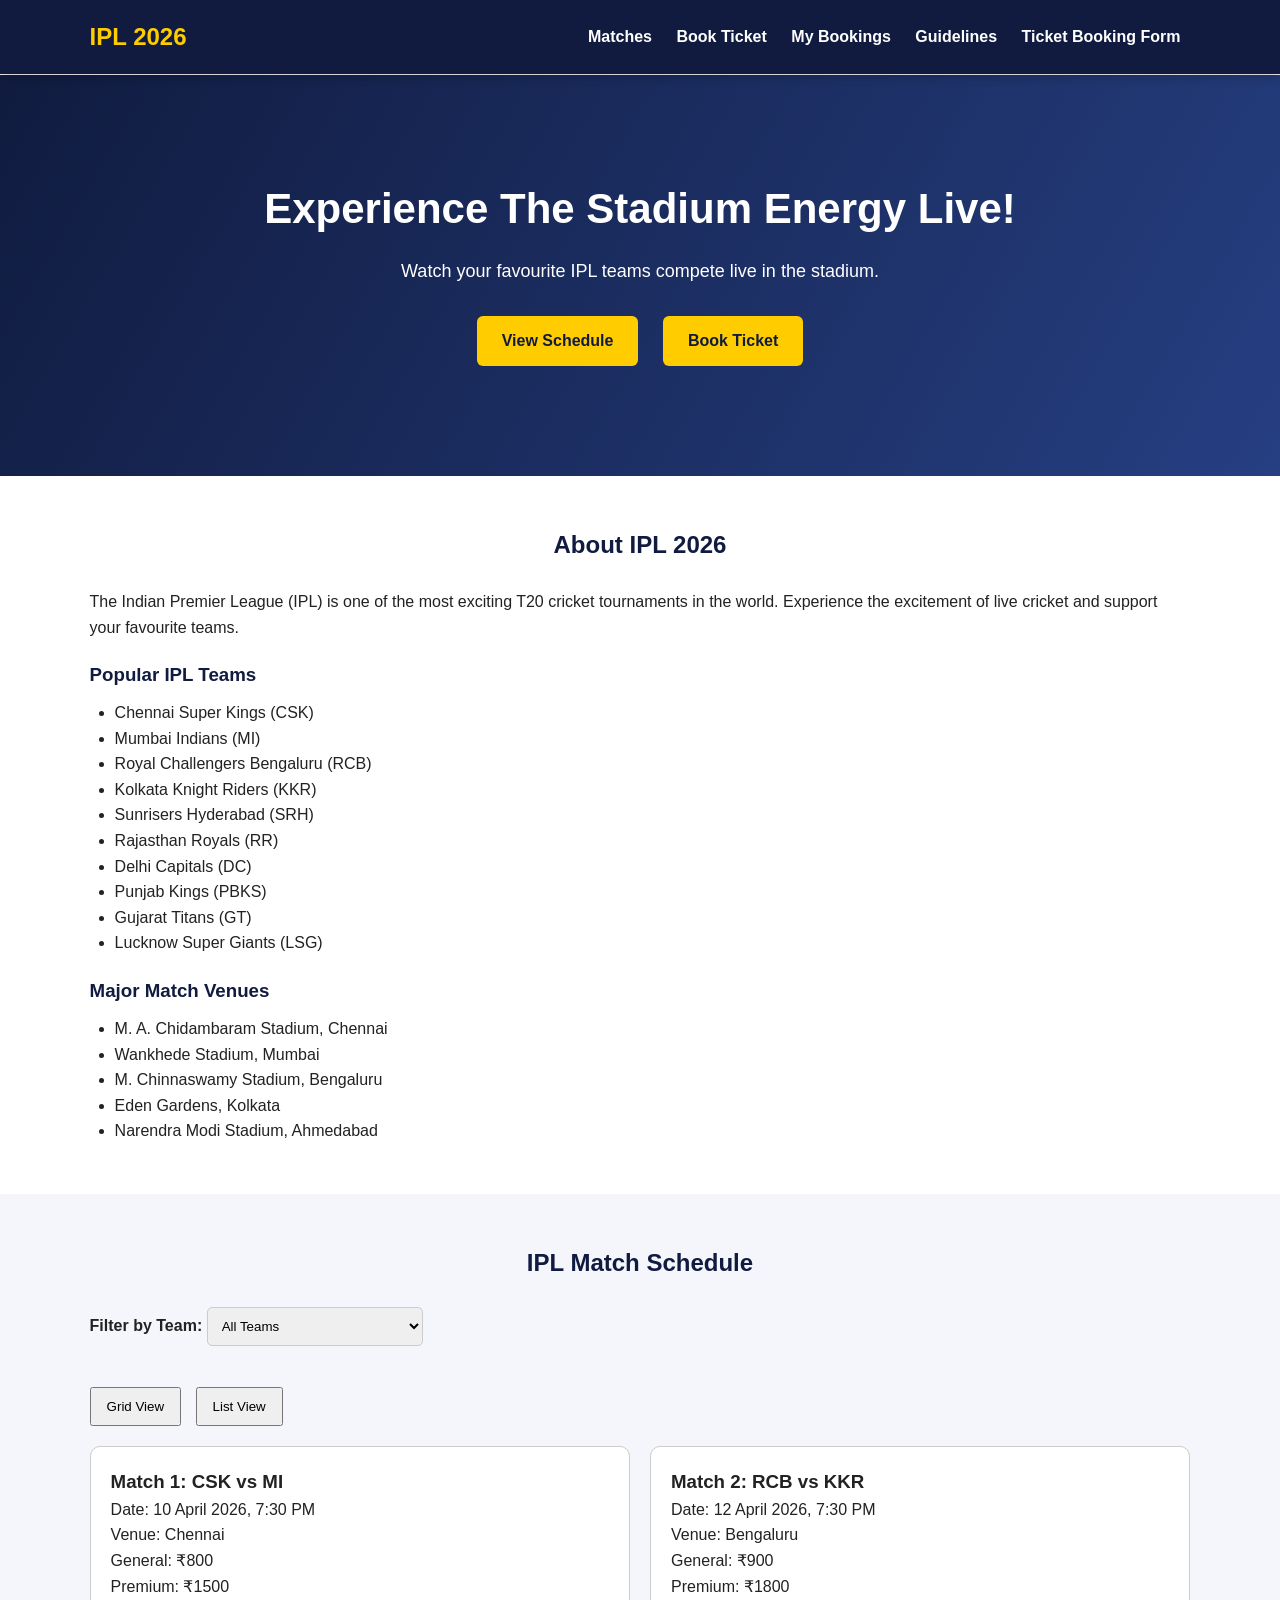
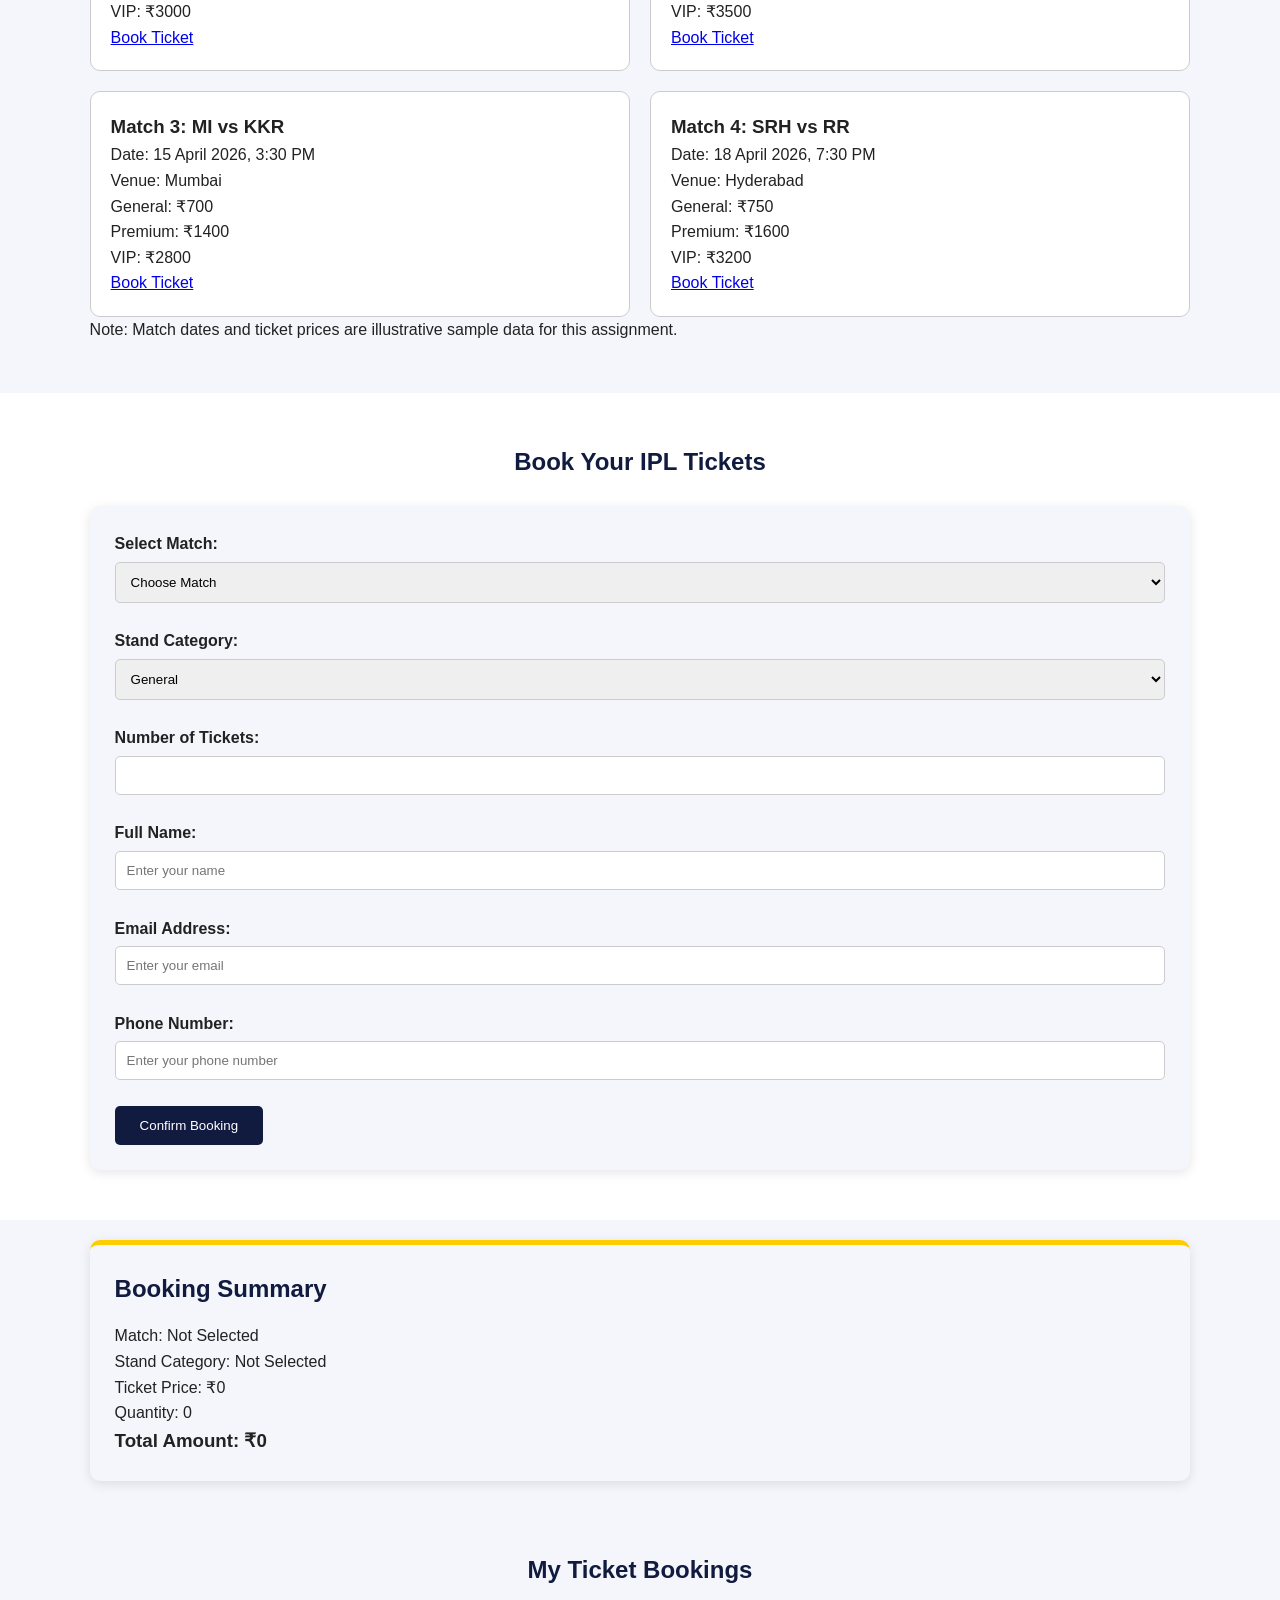
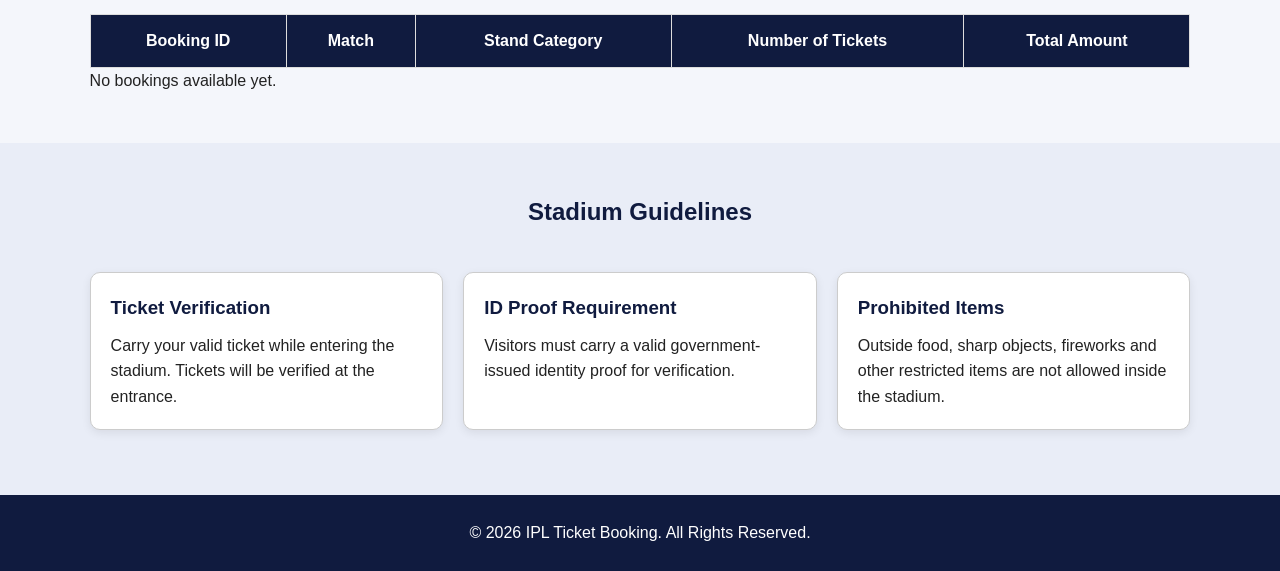
<file: index.html>
<!DOCTYPE html>
<html lang="en">

<head>
    <meta charset="UTF-8">
    <meta name="viewport" content="width=device-width, initial-scale=1.0">
    <title>The Indian Premier League 2026 Ticket Booking</title>
    <link rel="stylesheet" href="styles.css">
</head>

<body>

    <!-- HEADER AND NAVIGATION BAR -->

    <header>

    <h2>IPL 2026</h2>

    <button id="menuButton" class="menu-button">☰</button>

    <nav id="navbar">

        <a href="#matches">Matches</a>

        <a href="#booking">Book Ticket</a>

        <a href="#mybookings">My Bookings</a>

        <a href="#guidelines">Guidelines</a>

        <a href="booking.html">Ticket Booking Form</a>

    </nav>

</header>


    <section id="home">

        <h1>Experience The Stadium Energy Live!</h1>

        <p>Watch your favourite IPL teams compete live in the stadium.</p>

        <a href="#matches">View Schedule</a>

        <a href="#booking">Book Ticket</a>

    </section>


    <section id="about">

        <h2>About IPL 2026</h2>

        <p>
            The Indian Premier League (IPL) is one of the most
            exciting T20 cricket tournaments in the world.
            Experience the excitement of live cricket and
            support your favourite teams.
        </p>

        <h3>Popular IPL Teams</h3>

        <ul>
            <li>Chennai Super Kings (CSK)</li>
            <li>Mumbai Indians (MI)</li>
            <li>Royal Challengers Bengaluru (RCB)</li>
            <li>Kolkata Knight Riders (KKR)</li>
            <li>Sunrisers Hyderabad (SRH)</li>
            <li>Rajasthan Royals (RR)</li>
            <li>Delhi Capitals (DC)</li>
            <li>Punjab Kings (PBKS)</li>
            <li>Gujarat Titans (GT)</li>
            <li>Lucknow Super Giants (LSG)</li>
        </ul>

        <h3>Major Match Venues</h3>

        <ul>
            <li>M. A. Chidambaram Stadium, Chennai</li>
            <li>Wankhede Stadium, Mumbai</li>
            <li>M. Chinnaswamy Stadium, Bengaluru</li>
            <li>Eden Gardens, Kolkata</li>
            <li>Narendra Modi Stadium, Ahmedabad</li>
        </ul>

    </section>


    

    <section id="matches">

        <h2>IPL Match Schedule</h2>

        <label for="teamFilter">Filter by Team:</label>

        <select id="teamFilter">

            <option value="all">All Teams</option>
            <option value="CSK">Chennai Super Kings</option>
            <option value="MI">Mumbai Indians</option>
            <option value="RCB">Royal Challengers Bengaluru</option>
            <option value="KKR">Kolkata Knight Riders</option>
            <option value="SRH">Sunrisers Hyderabad</option>
            <option value="RR">Rajasthan Royals</option>
            <option value="DC">Delhi Capitals</option>
            <option value="PBKS">Punjab Kings</option>
            <option value="GT">Gujarat Titans</option>
            <option value="LSG">Lucknow Super Giants</option>

        </select>

        <br><br>

        

          
<!-- Grid and List View Buttons -->

<div class="view-buttons">

    <button id="gridView">Grid View</button>

    <button id="listView">List View</button>

</div>


<!-- Match Cards -->

<div id="matchContainer" class="match-container">

    <div class="match-card" data-teams="CSK MI">

        <h3>Match 1: CSK vs MI</h3>

        <p>Date: 10 April 2026, 7:30 PM</p>

        <p>Venue: Chennai</p>

        <p>General: ₹800</p>

        <p>Premium: ₹1500</p>

        <p>VIP: ₹3000</p>

        <a href="#booking">Book Ticket</a>

    </div>


    <div class="match-card" data-teams="RCB KKR">

        <h3>Match 2: RCB vs KKR</h3>

        <p>Date: 12 April 2026, 7:30 PM</p>

        <p>Venue: Bengaluru</p>

        <p>General: ₹900</p>

        <p>Premium: ₹1800</p>

        <p>VIP: ₹3500</p>

        <a href="#booking">Book Ticket</a>

    </div>


    <div class="match-card" data-teams="MI KKR">

        <h3>Match 3: MI vs KKR</h3>

        <p>Date: 15 April 2026, 3:30 PM</p>

        <p>Venue: Mumbai</p>

        <p>General: ₹700</p>

        <p>Premium: ₹1400</p>

        <p>VIP: ₹2800</p>

        <a href="#booking">Book Ticket</a>

    </div>


    <div class="match-card" data-teams="SRH RR">

        <h3>Match 4: SRH vs RR</h3>

        <p>Date: 18 April 2026, 7:30 PM</p>

        <p>Venue: Hyderabad</p>

        <p>General: ₹750</p>

        <p>Premium: ₹1600</p>

        <p>VIP: ₹3200</p>

        <a href="#booking">Book Ticket</a>

    </div>

</div>


        

        <p>
            Note: Match dates and ticket prices are illustrative
            sample data for this assignment.
        </p>

    </section>


    <section id="booking">

        <h2>Book Your IPL Tickets</h2>

        <form>

            <label for="match">Select Match:</label>

            <select id="match" name="match">

                <option value="">Choose Match</option>
                <option>CSK vs MI</option>
                <option>RCB vs KKR</option>
                <option>MI vs KKR</option>
                <option>SRH vs RR</option>

            </select>

            <br><br>

            <label for="stand">Stand Category:</label>

            <select id="stand" name="stand">

                <option>General</option>
                <option>Premium</option>
                <option>VIP</option>

            </select>

            <br><br>

            <label for="quantity">Number of Tickets:</label>

            <input type="number" id="quantity" name="quantity" min="1" max="10">

            <br><br>

            <label for="name">Full Name:</label>

            <input type="text" id="name" name="name" placeholder="Enter your name">

            <br><br>

            <label for="email">Email Address:</label>

            <input type="email" id="email" name="email" placeholder="Enter your email">

            <br><br>

            <label for="phone">Phone Number:</label>

            <input type="tel" id="phone" name="phone" placeholder="Enter your phone number">

            <br><br>

            <button type="submit">Confirm Booking</button>

        </form>

    </section>


    
<aside>

    <h2>Booking Summary</h2>

    <p>Match: <span id="summaryMatch">Not Selected</span></p>

    <p>Stand Category: <span id="summaryStand">Not Selected</span></p>

    <p>Ticket Price: ₹<span id="summaryPrice">0</span></p>

    <p>Quantity: <span id="summaryQuantity">0</span></p>

    <h3>Total Amount: ₹<span id="summaryTotal">0</span></h3>

</aside>




    <section id="mybookings">

        <h2>My Ticket Bookings</h2>

        <table border="1">

            <thead>

                <tr>
                    <th>Booking ID</th>
                    <th>Match</th>
                    <th>Stand Category</th>
                    <th>Number of Tickets</th>
                    <th>Total Amount</th>
                </tr>

            </thead>

            <tbody>

                <!-- Future booking records will appear here -->

            </tbody>

        </table>

        <p>No bookings available yet.</p>

    </section>


    <!-- GUIDELINES SECTION -->

    <section id="guidelines">

    <h2>Stadium Guidelines</h2>

    <div class="guidelines-container">

        <article>
            <h3>Ticket Verification</h3>

            <p>
                Carry your valid ticket while entering
                the stadium. Tickets will be verified
                at the entrance.
            </p>
        </article>

        <article>
            <h3>ID Proof Requirement</h3>

            <p>
                Visitors must carry a valid government-issued
                identity proof for verification.
            </p>
        </article>

        <article>
            <h3>Prohibited Items</h3>

            <p>
                Outside food, sharp objects, fireworks
                and other restricted items are not allowed
                inside the stadium.
            </p>
        </article>

    </div>

</section>

    <!-- FOOTER -->

        <footer>

        <p>
            &copy; 2026 IPL Ticket Booking.
            All Rights Reserved.
        </p>

    </footer>

    <!-- JavaScript File -->
    <script src="app.js"></script>

</body>

</html>

</html>
</file>
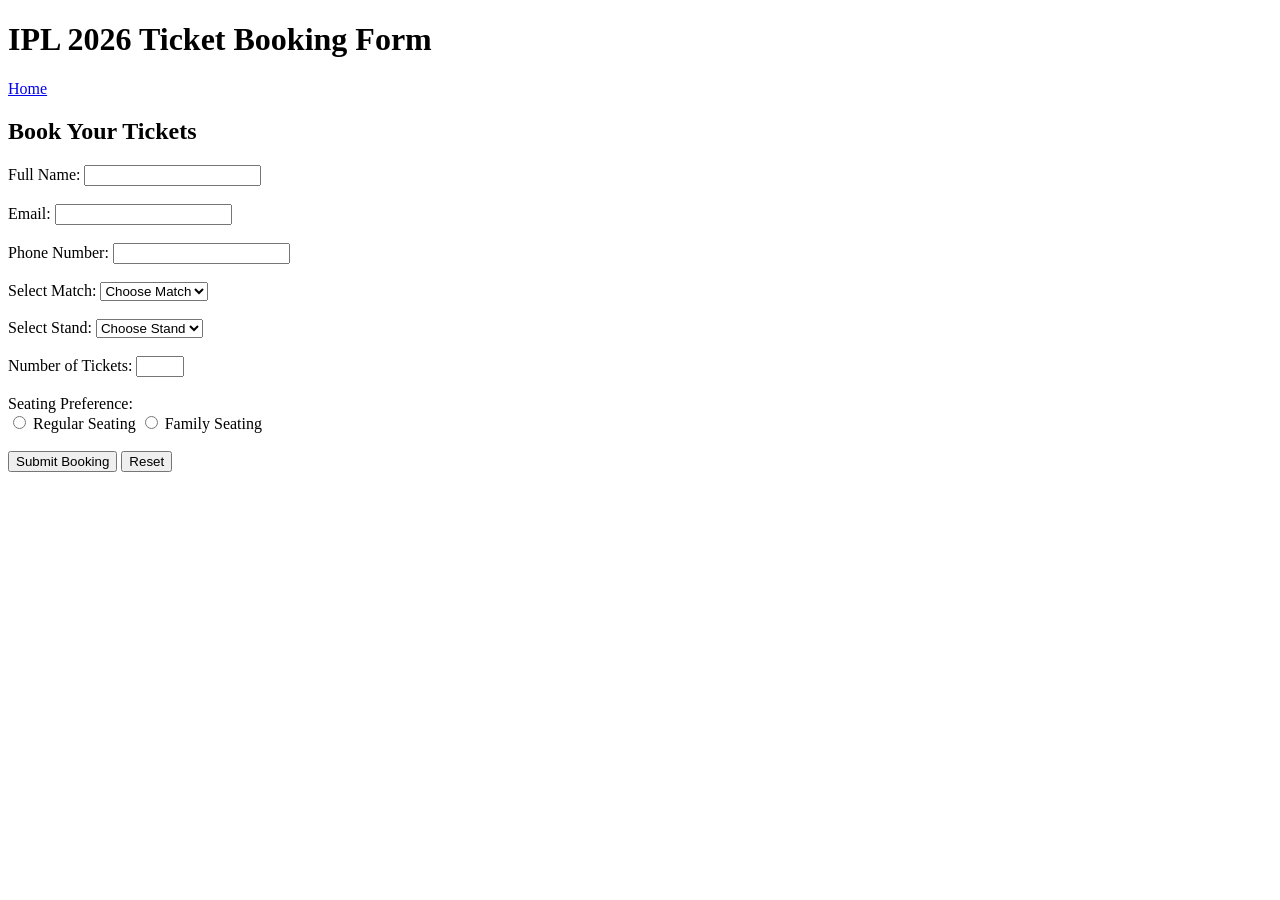
<file: booking.html>
<!DOCTYPE html>
<html>
<head>
    <title>IPL Ticket Booking</title>
</head>
<body>

    <h1>IPL 2026 Ticket Booking Form</h1>

    <a href="index.html">Home</a>

    <h2>Book Your Tickets</h2>

    <form>

        <!-- Name -->
        <label>Full Name:</label>
        <input type="text" name="name"
               minlength="3" maxlength="30" required>
        <br><br>

        <!-- Email -->
        <label>Email:</label>
        <input type="email" name="email" required>
        <br><br>

        <!-- Phone Number -->
        <label>Phone Number:</label>
        <input type="tel" name="phone"
               pattern="[0-9]{10}"
               title="Enter 10 digit phone number"
               required>
        <br><br>

        <!-- Match Selection -->
        <label>Select Match:</label>
        <select name="match" required>
            <option value="">Choose Match</option>
            <option>RCB vs MI</option>
            <option>CSK vs KKR</option>
            <option>MI vs SRH</option>
            <option>RCB vs CSK</option>
        </select>
        <br><br>

        <!-- Stand Category -->
        <label>Select Stand:</label>
        <select name="stand" required>
            <option value="">Choose Stand</option>
            <option>General</option>
            <option>Premium</option>
            <option>VIP</option>
        </select>
        <br><br>

        <!-- Number of Tickets -->
        <label>Number of Tickets:</label>
        <input type="number" name="tickets"
               min="1" max="10" required>
        <br><br>

        <!-- Booking Preference -->
        <label>Seating Preference:</label>
        <br>
        <input type="radio" name="preference"
               value="Regular" required>
        Regular Seating

        <input type="radio" name="preference"
               value="Family">
        Family Seating
        <br><br>

        <!-- Buttons -->
        <input type="submit" value="Submit Booking">
        <input type="reset" value="Reset">

    </form>

</body>
</html>
</file>
<file: styles.css>
/* IPL 2026 TICKET BOOKING WEBSITE */

/* 1. CSS VARIABLES */

:root {
    --primary: #101b3f;
    --accent: #ffcc00;
    --background: #f4f6fb;
    --text: #222222;
    --white: #ffffff;
}

/* 2. GENERAL STYLING */

* {
    margin: 0;
    padding: 0;
    box-sizing: border-box;
    scroll-behavior: smooth;
}

body {
    font-family: Arial, sans-serif;
    background-color: var(--background);
    color: var(--text);
    line-height: 1.6;
    padding-top: 75px;
}

section {
    padding: 50px 7%;
    scroll-margin-top: 75px;
}

section h2 {
    text-align: center;
    color: var(--primary);
    margin-bottom: 25px;
}

/* 3. NAVIGATION BAR */

header {
    background-color: var(--primary);
    color: var(--white);
    padding: 18px 7%;
    display: flex;
    justify-content: space-between;
    align-items: center;
    flex-wrap: wrap;
    position: fixed;
    top: 0;
    left: 0;
    width: 100%;
    z-index: 1000;
    box-shadow: 0 3px 10px rgba(0,0,0,0.2);
}

header h2 {
    color: var(--accent);
}

nav a {
    color: var(--white);
    text-decoration: none;
    margin: 10px;
    font-weight: bold;
    transition: 0.3s;
}

nav a:hover {
    color: var(--accent);
}

/* 4. HERO / BANNER SECTION */

#home {
    background: linear-gradient(120deg, #101b3f, #263f82);
    color: var(--white);
    text-align: center;
    padding: 100px 20px;
}

#home h1 {
    font-size: 42px;
    margin-bottom: 15px;
}

#home p {
    font-size: 18px;
    margin-bottom: 20px;
}

#home a {
    display: inline-block;
    background-color: var(--accent);
    color: var(--primary);
    padding: 12px 25px;
    margin: 10px;
    border-radius: 6px;
    text-decoration: none;
    font-weight: bold;
}

#home a:hover {
    background-color: var(--white);
}

/* 5. ABOUT IPL SECTION */

#about {
    background-color: var(--white);
}

#about p {
    margin-bottom: 20px;
}

#about h3 {
    color: var(--primary);
    margin: 20px 0 10px;
}

#about ul {
    padding-left: 25px;
}

/* 6. MATCH SCHEDULE TABLE */

#matches {
    background-color: var(--background);
}

#matches label {
    font-weight: bold;
}

#teamFilter {
    padding: 10px;
    border-radius: 5px;
    border: 1px solid #ccc;
}

table {
    width: 100%;
    border-collapse: collapse;
    background-color: var(--white);
    margin-top: 20px;
}

th {
    background-color: var(--primary);
    color: var(--white);
}

th, td {
    padding: 13px;
    text-align: center;
    border: 1px solid #ddd;
}

tr:hover {
    background-color: #eef2ff;
}

td a {
    background-color: #e63946;
    color: var(--white);
    padding: 7px 15px;
    border-radius: 5px;
    text-decoration: none;
}

td a:hover {
    background-color: var(--primary);
}

/* 7. BOOKING FORM */

#booking {
    background-color: var(--white);
}

#booking form {
    background-color: var(--background);
    padding: 25px;
    border-radius: 10px;
    box-shadow: 0 3px 12px rgba(0,0,0,0.1);
}

#booking label {
    font-weight: bold;
}

#booking input,
#booking select {
    width: 100%;
    padding: 11px;
    margin-top: 5px;
    border: 1px solid #ccc;
    border-radius: 5px;
}

#booking button {
    background-color: var(--primary);
    color: var(--white);
    padding: 12px 25px;
    border: none;
    border-radius: 5px;
    cursor: pointer;
}

#booking button:hover {
    background-color: #263f82;
}

/* 8. BOOKING SUMMARY */

aside {
    background-color: var(--background);
    padding: 25px;
    margin: 20px 7%;
    border-radius: 10px;
    border-top: 5px solid var(--accent);
    box-shadow: 0 3px 12px rgba(0,0,0,0.1);
}

aside h2 {
    color: var(--primary);
    margin-bottom: 15px;
}

/* 9. MY BOOKINGS */

#mybookings {
    background-color: var(--background);
}

/* 10. GUIDELINES CARDS */

#guidelines {
    background-color: #e9edf7;
}

article {
    background-color: var(--white);
    padding: 25px;
    margin: 15px 0;
    border-radius: 10px;
    border-left: 5px solid var(--accent);
    box-shadow: 0 3px 10px rgba(0,0,0,0.08);
}

article h3 {
    color: var(--primary);
    margin-bottom: 10px;
}

/* 11. FOOTER */

footer {
    background-color: var(--primary);
    color: var(--white);
    text-align: center;
    padding: 25px;
}

/* 12. RESPONSIVE DESIGN */

@media (max-width: 768px) {

    header {
        flex-direction: column;
        gap: 10px;
    }

    nav {
        text-align: center;
    }

    #home h1 {
        font-size: 30px;
    }

    section {
        padding: 35px 5%;
    }

    table {
        min-width: 750px;
    }

    #matches {
        overflow-x: auto;
    }
}

/* Activity 8: Flexbox Navigation */




/* Match Cards using CSS Grid */

.match-container {
    display: grid;
    grid-template-columns: repeat(2, 1fr);
    gap: 20px;
    margin-top: 20px;
}

.match-card {
    padding: 20px;
    border: 1px solid #ccc;
    border-radius: 10px;
    background-color: white;
}


/* Guidelines using CSS Grid */

.guidelines-container {
    display: grid;
    grid-template-columns: repeat(3, 1fr);
    gap: 20px;
}

.guidelines-container article {
    padding: 20px;
    border: 1px solid #ccc;
    border-radius: 10px;
}


/* Grid and List Buttons */

.view-buttons {
    margin-top: 15px;
    margin-bottom: 15px;
}

.view-buttons button {
    padding: 10px 15px;
    margin-right: 10px;
    cursor: pointer;
}

/* List View */

.match-container.list-view {
    display: flex;
    flex-direction: column;
}

.match-container.list-view .match-card {
    width: 100%;
}

/* Activity 8: Hamburger Menu */

.menu-button {
    display: none;
    background-color: var(--accent);
    color: white;
    border: none;
    padding: 8px 12px;
    font-size: 22px;
    cursor: pointer;
}


/* Activity 8: Responsive Design */

@media (max-width: 768px) {

    header {
        flex-direction: row;
        align-items: center;
    }

    .menu-button {
        display: block;
    }

    nav {
        display: none;
        flex-direction: column;
        width: 100%;
        text-align: center;
    }

    nav.show-menu {
        display: flex;
    }

    nav a {
        display: block;
        padding: 10px;
    }

    .match-container {
        grid-template-columns: 1fr;
    }

    .guidelines-container {
        grid-template-columns: 1fr;
    }

    #home h1 {
        font-size: 30px;
    }

    section {
        padding: 35px 5%;
    }

}
</file>
